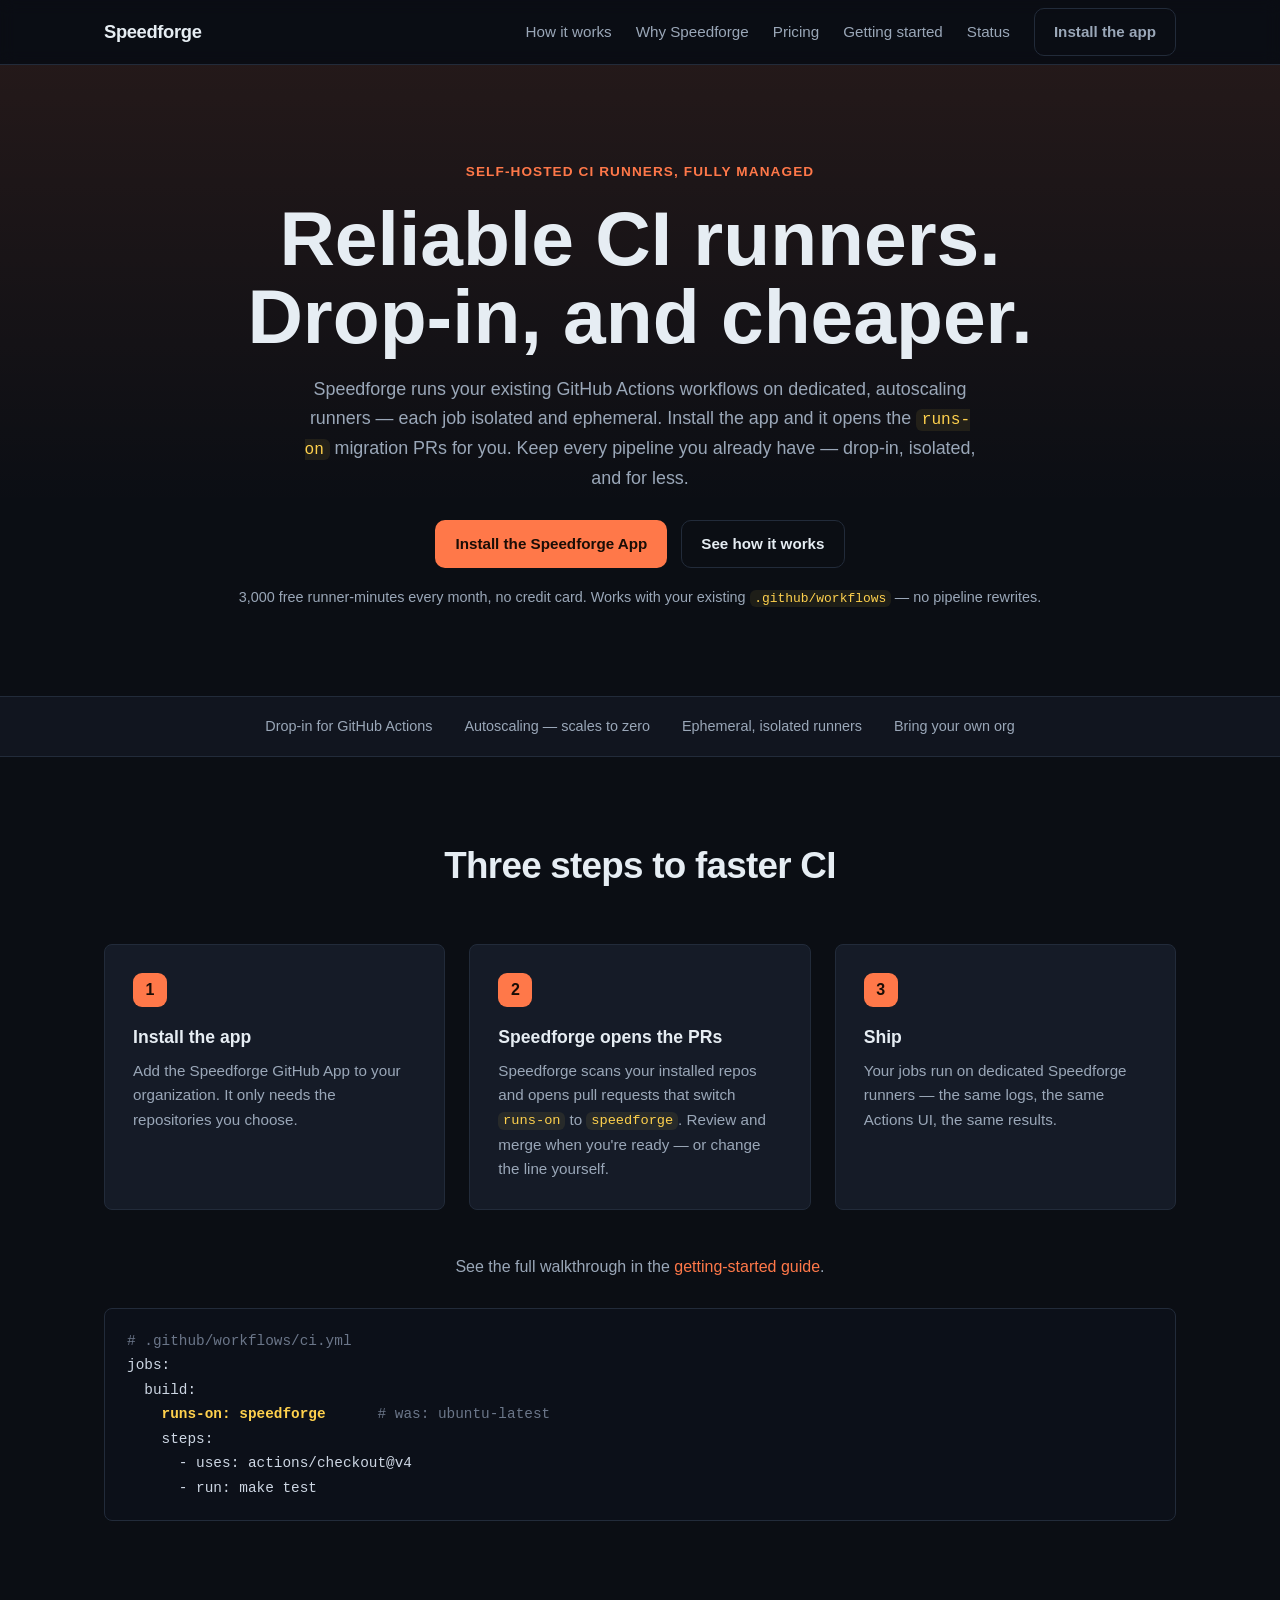
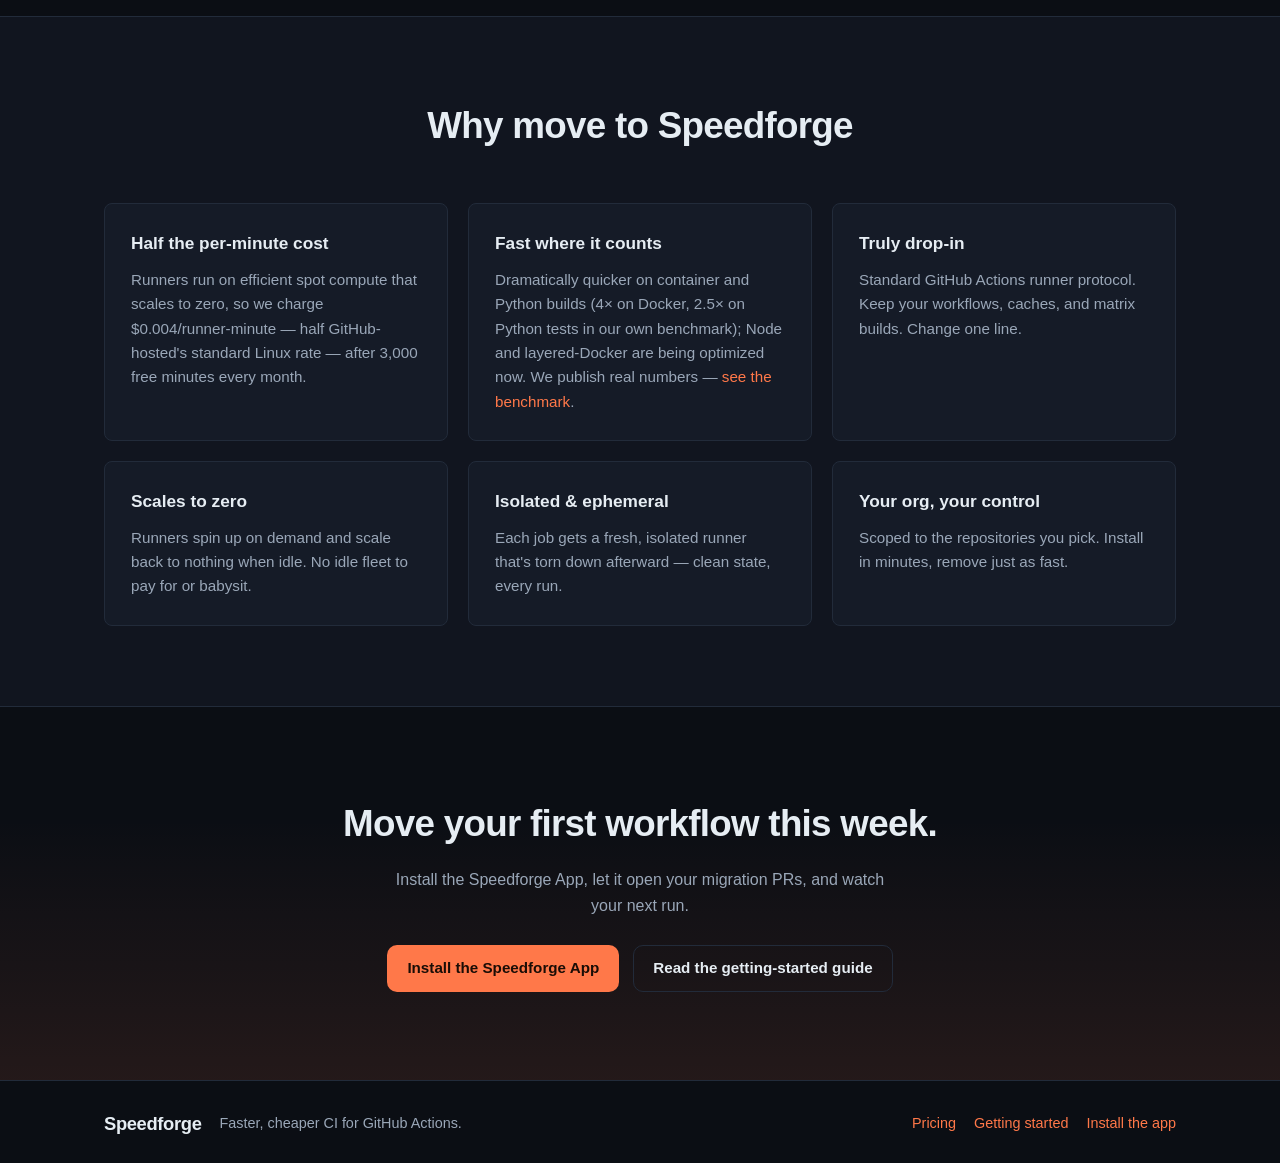
<file: index.html>
<!DOCTYPE html>
<html lang="en">
<head>
  <meta charset="utf-8" />
  <meta name="viewport" content="width=device-width, initial-scale=1" />
  <title>Speedforge — reliable, drop-in CI runners for GitHub Actions</title>
  <meta name="description" content="Speedforge runs your GitHub Actions on dedicated, autoscaling, isolated runners. Install the app and it opens the runs-on migration PRs for you — drop-in, faster, and cheaper." />
  <meta property="og:title" content="Speedforge — reliable, drop-in CI runners for GitHub Actions" />
  <meta property="og:description" content="Dedicated, autoscaling, isolated CI runners for GitHub Actions. Install the app, let it open your migration PRs, keep every pipeline." />
  <meta property="og:type" content="website" />
  <meta property="og:url" content="https://speedforge.dev" />
  <link rel="stylesheet" href="./style.css" />
</head>
<body>
  <header class="nav">
    <div class="wrap nav-inner">
      <a class="brand" href="/">Speedforge</a>
      <nav class="nav-links">
        <a href="#how">How it works</a>
        <a href="#why">Why Speedforge</a>
        <a href="/pricing.html">Pricing</a>
        <a href="/getting-started.html">Getting started</a>
        <a href="/status.html">Status</a>
        <a class="btn btn-ghost" href="https://github.com/apps/speedforge/installations/new">Install the app</a>
      </nav>
    </div>
  </header>

  <main>
    <section class="hero">
      <div class="wrap">
        <p class="eyebrow">Self-hosted CI runners, fully managed</p>
        <h1>Reliable CI runners.<br />Drop-in, and cheaper.</h1>
        <p class="lede">
          Speedforge runs your existing GitHub Actions workflows on dedicated,
          autoscaling runners — each job isolated and ephemeral. Install the app
          and it opens the <code>runs-on</code> migration PRs for you. Keep every
          pipeline you already have — drop-in, isolated, and for less.
        </p>
        <div class="cta-row">
          <a class="btn btn-primary" href="https://github.com/apps/speedforge/installations/new">Install the Speedforge App</a>
          <a class="btn btn-ghost" href="#how">See how it works</a>
        </div>
        <p class="subnote">3,000 free runner-minutes every month, no credit card. Works with your existing <code>.github/workflows</code> — no pipeline rewrites.</p>
      </div>
    </section>

    <section class="strip">
      <div class="wrap strip-inner">
        <span>Drop-in for GitHub Actions</span>
        <span>Autoscaling — scales to zero</span>
        <span>Ephemeral, isolated runners</span>
        <span>Bring your own org</span>
      </div>
    </section>

    <section id="how" class="section">
      <div class="wrap">
        <h2>Three steps to faster CI</h2>
        <div class="steps">
          <div class="step">
            <div class="num">1</div>
            <h3>Install the app</h3>
            <p>Add the Speedforge GitHub App to your organization. It only needs the repositories you choose.</p>
          </div>
          <div class="step">
            <div class="num">2</div>
            <h3>Speedforge opens the PRs</h3>
            <p>Speedforge scans your installed repos and opens pull requests that switch <code>runs-on</code> to <code>speedforge</code>. Review and merge when you're ready — or change the line yourself.</p>
          </div>
          <div class="step">
            <div class="num">3</div>
            <h3>Ship</h3>
            <p>Your jobs run on dedicated Speedforge runners — the same logs, the same Actions UI, the same results.</p>
          </div>
        </div>
        <p style="text-align:center;color:var(--muted);margin:0 0 28px">
          See the full walkthrough in the <a href="/getting-started.html" style="color:var(--accent)">getting-started guide</a>.
        </p>
        <pre class="code"><span class="c"># .github/workflows/ci.yml</span>
jobs:
  build:
    <span class="hl">runs-on: speedforge</span>      <span class="c"># was: ubuntu-latest</span>
    steps:
      - uses: actions/checkout@v4
      - run: make test</pre>
      </div>
    </section>

    <section id="why" class="section section-alt">
      <div class="wrap">
        <h2>Why move to Speedforge</h2>
        <div class="cards">
          <div class="card">
            <h3>Half the per-minute cost</h3>
            <p>Runners run on efficient spot compute that scales to zero, so we charge $0.004/runner-minute — half GitHub-hosted's standard Linux rate — after 3,000 free minutes every month.</p>
          </div>
          <div class="card">
            <h3>Fast where it counts</h3>
            <p>Dramatically quicker on container and Python builds (4× on Docker, 2.5× on Python tests in our own benchmark); Node and layered-Docker are being optimized now. We publish real numbers — <a href="/pricing.html#benchmarks" style="color:var(--accent)">see the benchmark</a>.</p>
          </div>
          <div class="card">
            <h3>Truly drop-in</h3>
            <p>Standard GitHub Actions runner protocol. Keep your workflows, caches, and matrix builds. Change one line.</p>
          </div>
          <div class="card">
            <h3>Scales to zero</h3>
            <p>Runners spin up on demand and scale back to nothing when idle. No idle fleet to pay for or babysit.</p>
          </div>
          <div class="card">
            <h3>Isolated &amp; ephemeral</h3>
            <p>Each job gets a fresh, isolated runner that's torn down afterward — clean state, every run.</p>
          </div>
          <div class="card">
            <h3>Your org, your control</h3>
            <p>Scoped to the repositories you pick. Install in minutes, remove just as fast.</p>
          </div>
        </div>
      </div>
    </section>

    <section class="cta">
      <div class="wrap cta-inner">
        <h2>Move your first workflow this week.</h2>
        <p>Install the Speedforge App, let it open your migration PRs, and watch your next run.</p>
        <div class="cta-row">
          <a class="btn btn-primary" href="https://github.com/apps/speedforge/installations/new">Install the Speedforge App</a>
          <a class="btn btn-ghost" href="/getting-started.html">Read the getting-started guide</a>
        </div>
      </div>
    </section>
  </main>

  <footer class="footer">
    <div class="wrap footer-inner">
      <span class="brand">Speedforge</span>
      <span class="muted">Faster, cheaper CI for GitHub Actions.</span>
      <a href="/pricing.html">Pricing</a>
      <a href="/getting-started.html">Getting started</a>
      <a href="https://github.com/apps/speedforge/installations/new">Install the app</a>
    </div>
  </footer>
</body>
</html>
</file>
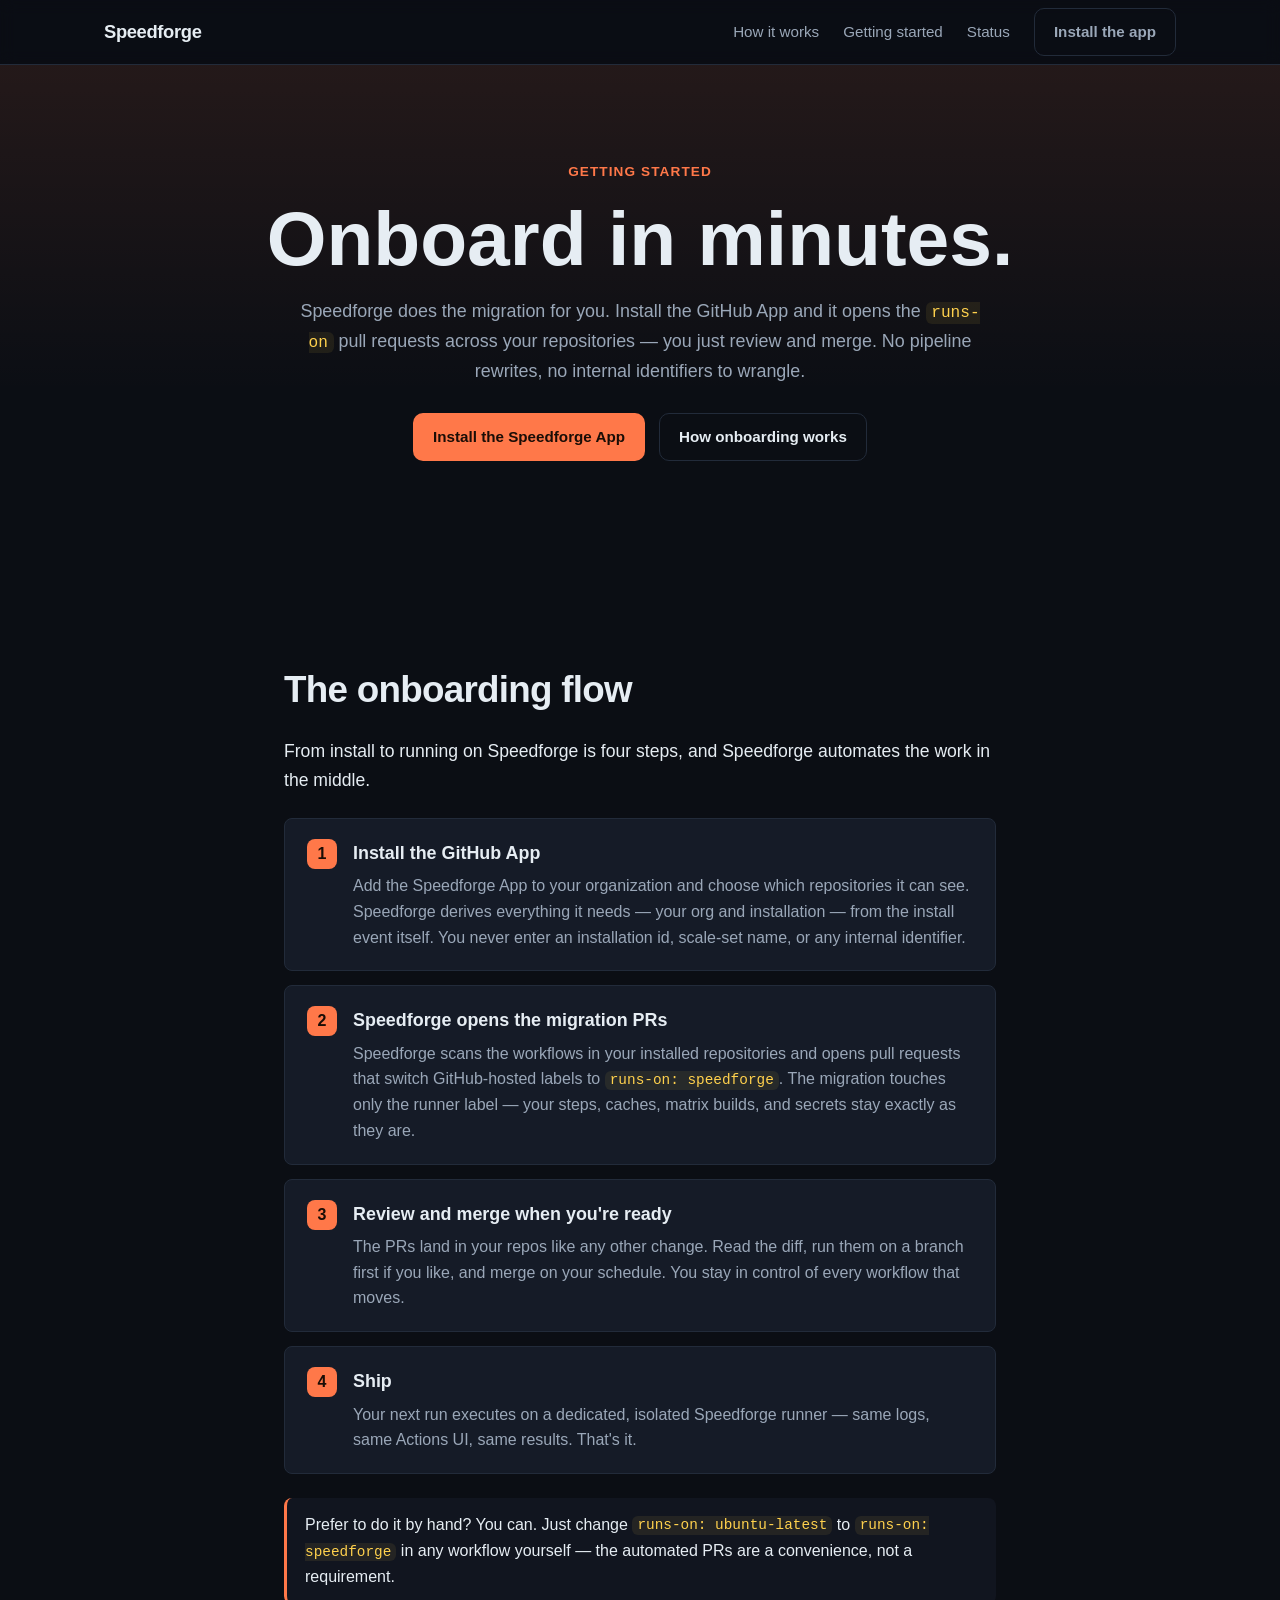
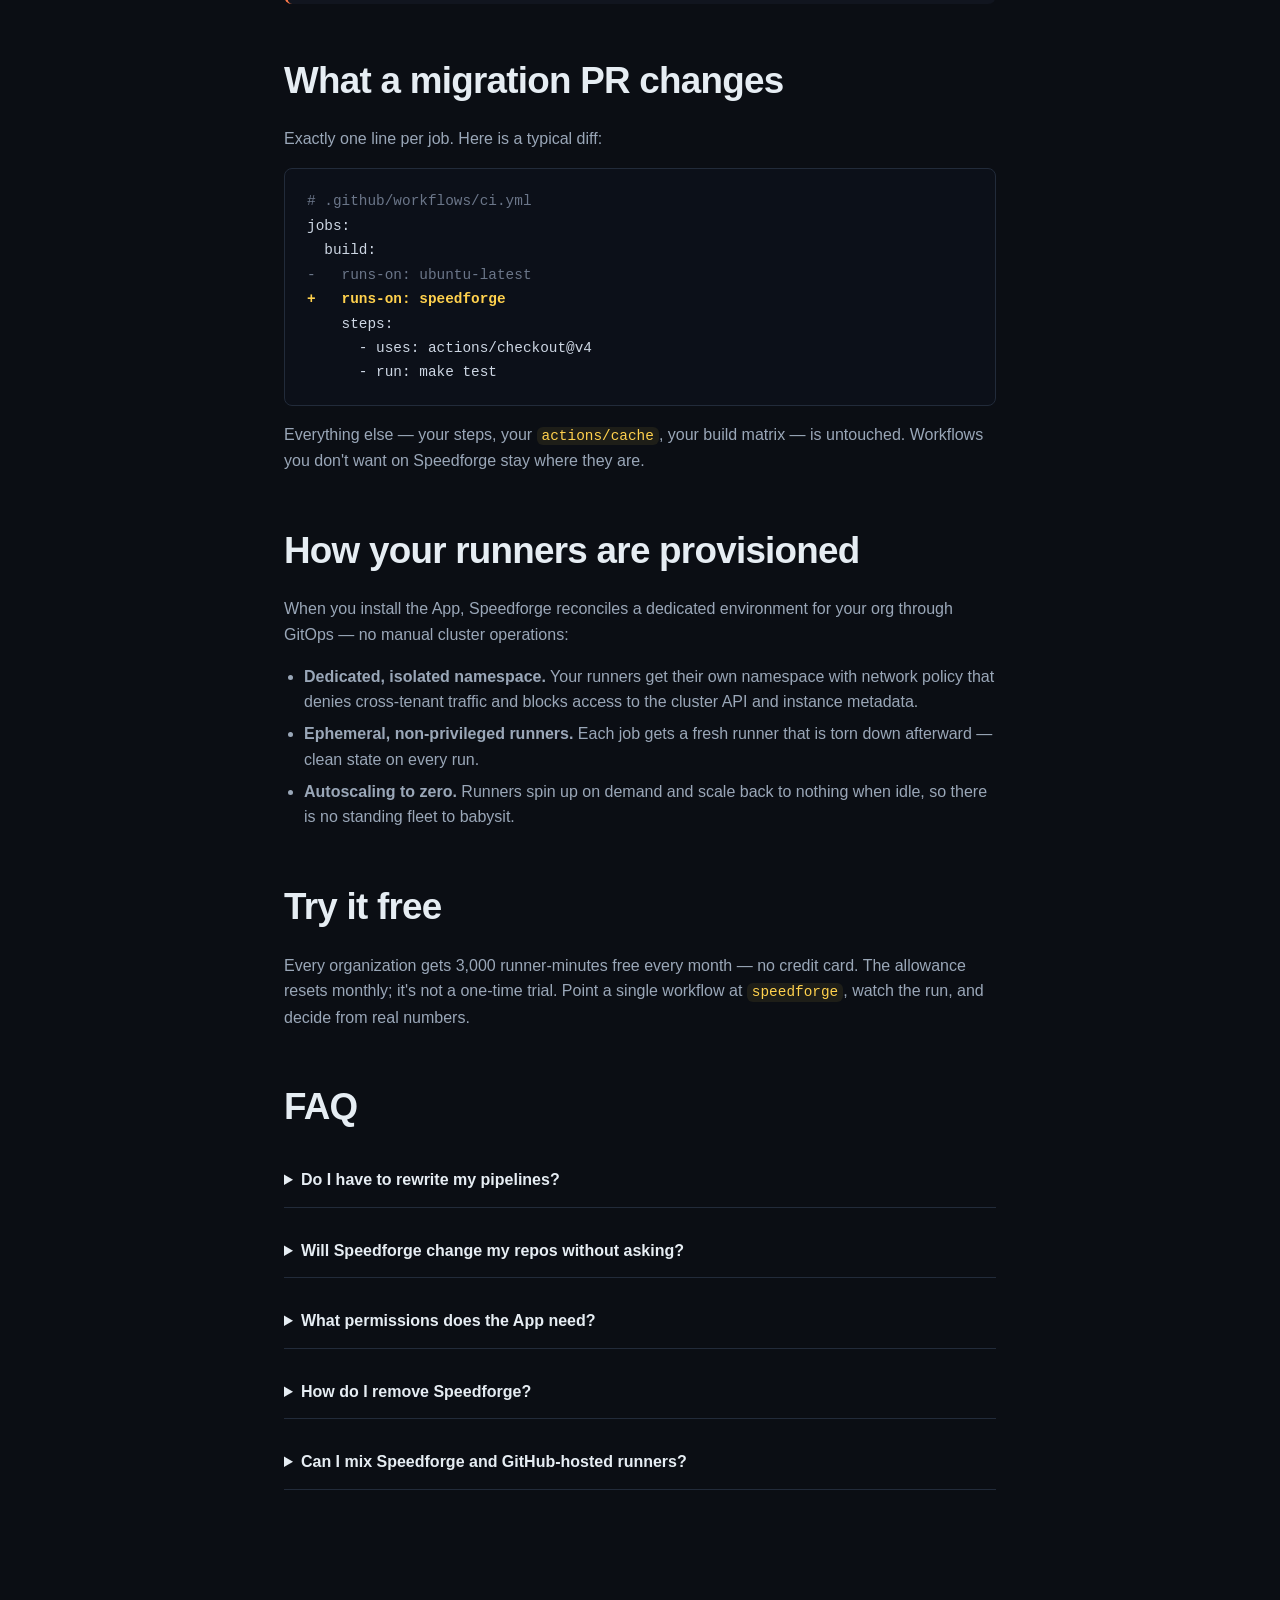
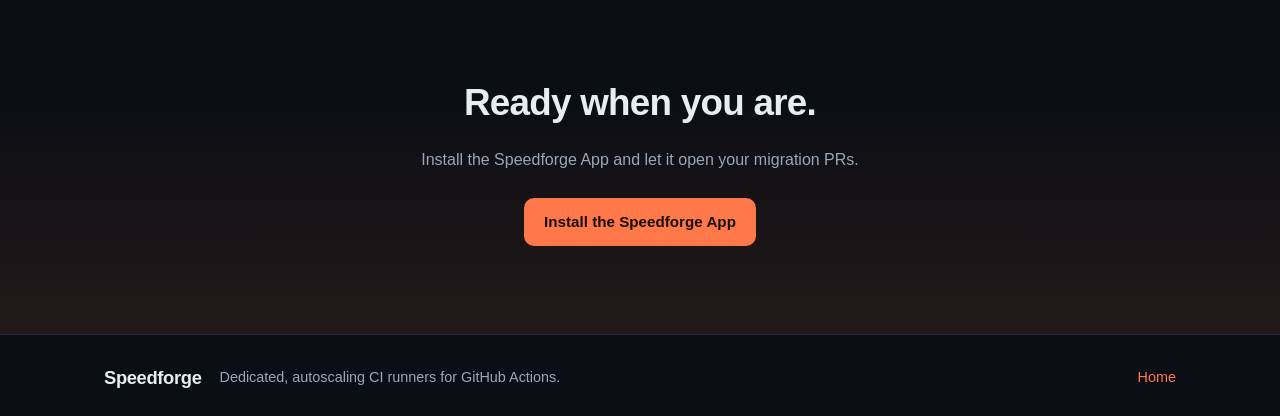
<file: getting-started.html>
<!DOCTYPE html>
<html lang="en">
<head>
  <meta charset="utf-8" />
  <meta name="viewport" content="width=device-width, initial-scale=1" />
  <title>Getting started — Speedforge</title>
  <meta name="description" content="Onboard to Speedforge in minutes: install the GitHub App, let Speedforge open the runs-on migration PRs for you, review, and merge. No pipeline rewrites." />
  <meta property="og:title" content="Getting started with Speedforge" />
  <meta property="og:description" content="Install the GitHub App and Speedforge auto-opens the runs-on migration PRs for your repos. Review, merge, ship." />
  <meta property="og:type" content="article" />
  <meta property="og:url" content="https://speedforge.dev/getting-started.html" />
  <link rel="stylesheet" href="./style.css" />
  <style>
    .doc{max-width:760px}
    .doc h2{text-align:left; margin:48px 0 16px}
    .doc h3{margin:28px 0 8px; font-size:1.12rem}
    .doc p,.doc li{color:var(--muted)}
    .doc ol,.doc ul{padding-left:1.25rem}
    .doc li{margin:.4rem 0}
    .doc .lead{color:var(--fg); font-size:1.1rem}
    .flow{display:grid; gap:14px; margin:24px 0}
    .flow-step{display:flex; gap:16px; align-items:flex-start; background:var(--panel); border:1px solid var(--border); border-radius:var(--radius); padding:20px 22px}
    .flow-step .num{flex:none; width:30px; height:30px; border-radius:8px; background:var(--accent); color:#1a0d06; font-weight:700; display:flex; align-items:center; justify-content:center}
    .flow-step h3{margin:0 0 6px; color:var(--fg)}
    .flow-step p{margin:0}
    .note{border-left:3px solid var(--accent); background:var(--bg-alt); padding:14px 18px; border-radius:8px; margin:20px 0}
    .note p{margin:0; color:var(--fg)}
    .faq{margin:16px 0}
    .faq summary{cursor:pointer; color:var(--fg); font-weight:600; padding:14px 0; border-bottom:1px solid var(--border)}
    .faq p{margin:12px 0 4px}
  </style>
</head>
<body>
  <header class="nav">
    <div class="wrap nav-inner">
      <a class="brand" href="/">Speedforge</a>
      <nav class="nav-links">
        <a href="/#how">How it works</a>
        <a href="/getting-started.html">Getting started</a>
        <a href="/status.html">Status</a>
        <a class="btn btn-ghost" href="https://github.com/apps/speedforge/installations/new">Install the app</a>
      </nav>
    </div>
  </header>

  <main>
    <section class="hero">
      <div class="wrap">
        <p class="eyebrow">Getting started</p>
        <h1>Onboard in minutes.</h1>
        <p class="lede">
          Speedforge does the migration for you. Install the GitHub App and it
          opens the <code>runs-on</code> pull requests across your repositories —
          you just review and merge. No pipeline rewrites, no internal
          identifiers to wrangle.
        </p>
        <div class="cta-row">
          <a class="btn btn-primary" href="https://github.com/apps/speedforge/installations/new">Install the Speedforge App</a>
          <a class="btn btn-ghost" href="#how-onboarding">How onboarding works</a>
        </div>
      </div>
    </section>

    <section class="section">
      <div class="wrap doc">
        <h2 id="how-onboarding">The onboarding flow</h2>
        <p class="lead">From install to running on Speedforge is four steps, and Speedforge automates the work in the middle.</p>

        <div class="flow">
          <div class="flow-step">
            <div class="num">1</div>
            <div>
              <h3>Install the GitHub App</h3>
              <p>Add the Speedforge App to your organization and choose which repositories it can see. Speedforge derives everything it needs — your org and installation — from the install event itself. You never enter an installation id, scale-set name, or any internal identifier.</p>
            </div>
          </div>
          <div class="flow-step">
            <div class="num">2</div>
            <div>
              <h3>Speedforge opens the migration PRs</h3>
              <p>Speedforge scans the workflows in your installed repositories and opens pull requests that switch GitHub-hosted labels to <code>runs-on: speedforge</code>. The migration touches only the runner label — your steps, caches, matrix builds, and secrets stay exactly as they are.</p>
            </div>
          </div>
          <div class="flow-step">
            <div class="num">3</div>
            <div>
              <h3>Review and merge when you're ready</h3>
              <p>The PRs land in your repos like any other change. Read the diff, run them on a branch first if you like, and merge on your schedule. You stay in control of every workflow that moves.</p>
            </div>
          </div>
          <div class="flow-step">
            <div class="num">4</div>
            <div>
              <h3>Ship</h3>
              <p>Your next run executes on a dedicated, isolated Speedforge runner — same logs, same Actions UI, same results. That's it.</p>
            </div>
          </div>
        </div>

        <div class="note">
          <p>Prefer to do it by hand? You can. Just change <code>runs-on: ubuntu-latest</code> to <code>runs-on: speedforge</code> in any workflow yourself — the automated PRs are a convenience, not a requirement.</p>
        </div>

        <h2>What a migration PR changes</h2>
        <p>Exactly one line per job. Here is a typical diff:</p>
        <pre class="code"><span class="c"># .github/workflows/ci.yml</span>
jobs:
  build:
<span class="c">-   runs-on: ubuntu-latest</span>
<span class="hl">+   runs-on: speedforge</span>
    steps:
      - uses: actions/checkout@v4
      - run: make test</pre>
        <p>Everything else — your steps, your <code>actions/cache</code>, your build matrix — is untouched. Workflows you don't want on Speedforge stay where they are.</p>

        <h2>How your runners are provisioned</h2>
        <p>When you install the App, Speedforge reconciles a dedicated environment for your org through GitOps — no manual cluster operations:</p>
        <ul>
          <li><strong>Dedicated, isolated namespace.</strong> Your runners get their own namespace with network policy that denies cross-tenant traffic and blocks access to the cluster API and instance metadata.</li>
          <li><strong>Ephemeral, non-privileged runners.</strong> Each job gets a fresh runner that is torn down afterward — clean state on every run.</li>
          <li><strong>Autoscaling to zero.</strong> Runners spin up on demand and scale back to nothing when idle, so there is no standing fleet to babysit.</li>
        </ul>

        <h2>Try it free</h2>
        <p>Every organization gets 3,000 runner-minutes free every month — no credit card. The allowance resets monthly; it's not a one-time trial. Point a single workflow at <code>speedforge</code>, watch the run, and decide from real numbers.</p>

        <h2>FAQ</h2>
        <details class="faq">
          <summary>Do I have to rewrite my pipelines?</summary>
          <p>No. Speedforge speaks the standard GitHub Actions runner protocol. The only change is the <code>runs-on</code> label; your steps, caches, and matrix builds carry over unchanged.</p>
        </details>
        <details class="faq">
          <summary>Will Speedforge change my repos without asking?</summary>
          <p>No. The migration arrives as ordinary pull requests. Nothing moves to Speedforge until you review and merge them.</p>
        </details>
        <details class="faq">
          <summary>What permissions does the App need?</summary>
          <p>Only the repositories you select. To open the migration PRs it needs write access to contents, workflows, and pull requests on those repos — and nothing on repositories you don't choose.</p>
        </details>
        <details class="faq">
          <summary>How do I remove Speedforge?</summary>
          <p>Uninstall the GitHub App and revert the <code>runs-on</code> lines (or merge the revert). Speedforge tears down your dedicated environment automatically when the App is removed.</p>
        </details>
        <details class="faq">
          <summary>Can I mix Speedforge and GitHub-hosted runners?</summary>
          <p>Yes. Move the workflows you want and leave the rest. Migration is per-workflow and fully reversible.</p>
        </details>
      </div>
    </section>

    <section class="cta">
      <div class="wrap cta-inner">
        <h2>Ready when you are.</h2>
        <p>Install the Speedforge App and let it open your migration PRs.</p>
        <a class="btn btn-primary" href="https://github.com/apps/speedforge/installations/new">Install the Speedforge App</a>
      </div>
    </section>
  </main>

  <footer class="footer">
    <div class="wrap footer-inner">
      <span class="brand">Speedforge</span>
      <span class="muted">Dedicated, autoscaling CI runners for GitHub Actions.</span>
      <a href="/">Home</a>
    </div>
  </footer>
</body>
</html>
</file>
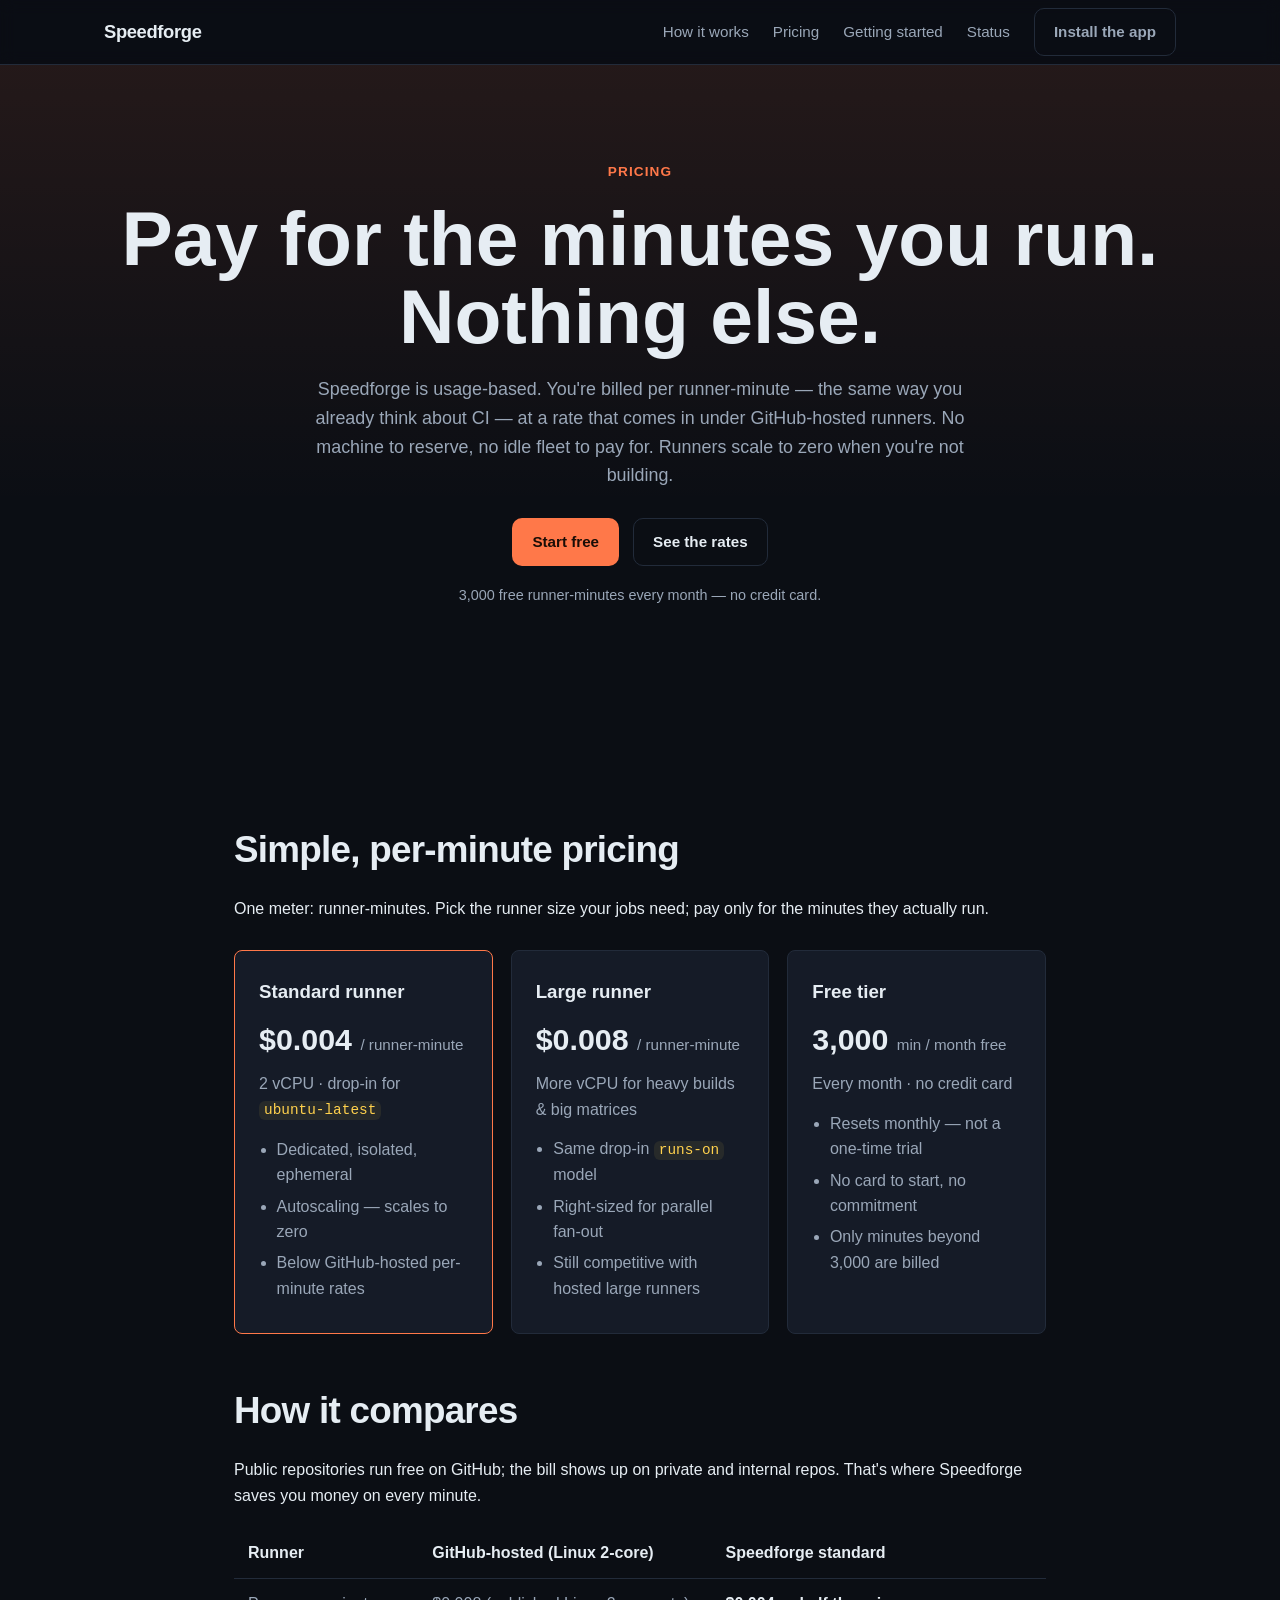
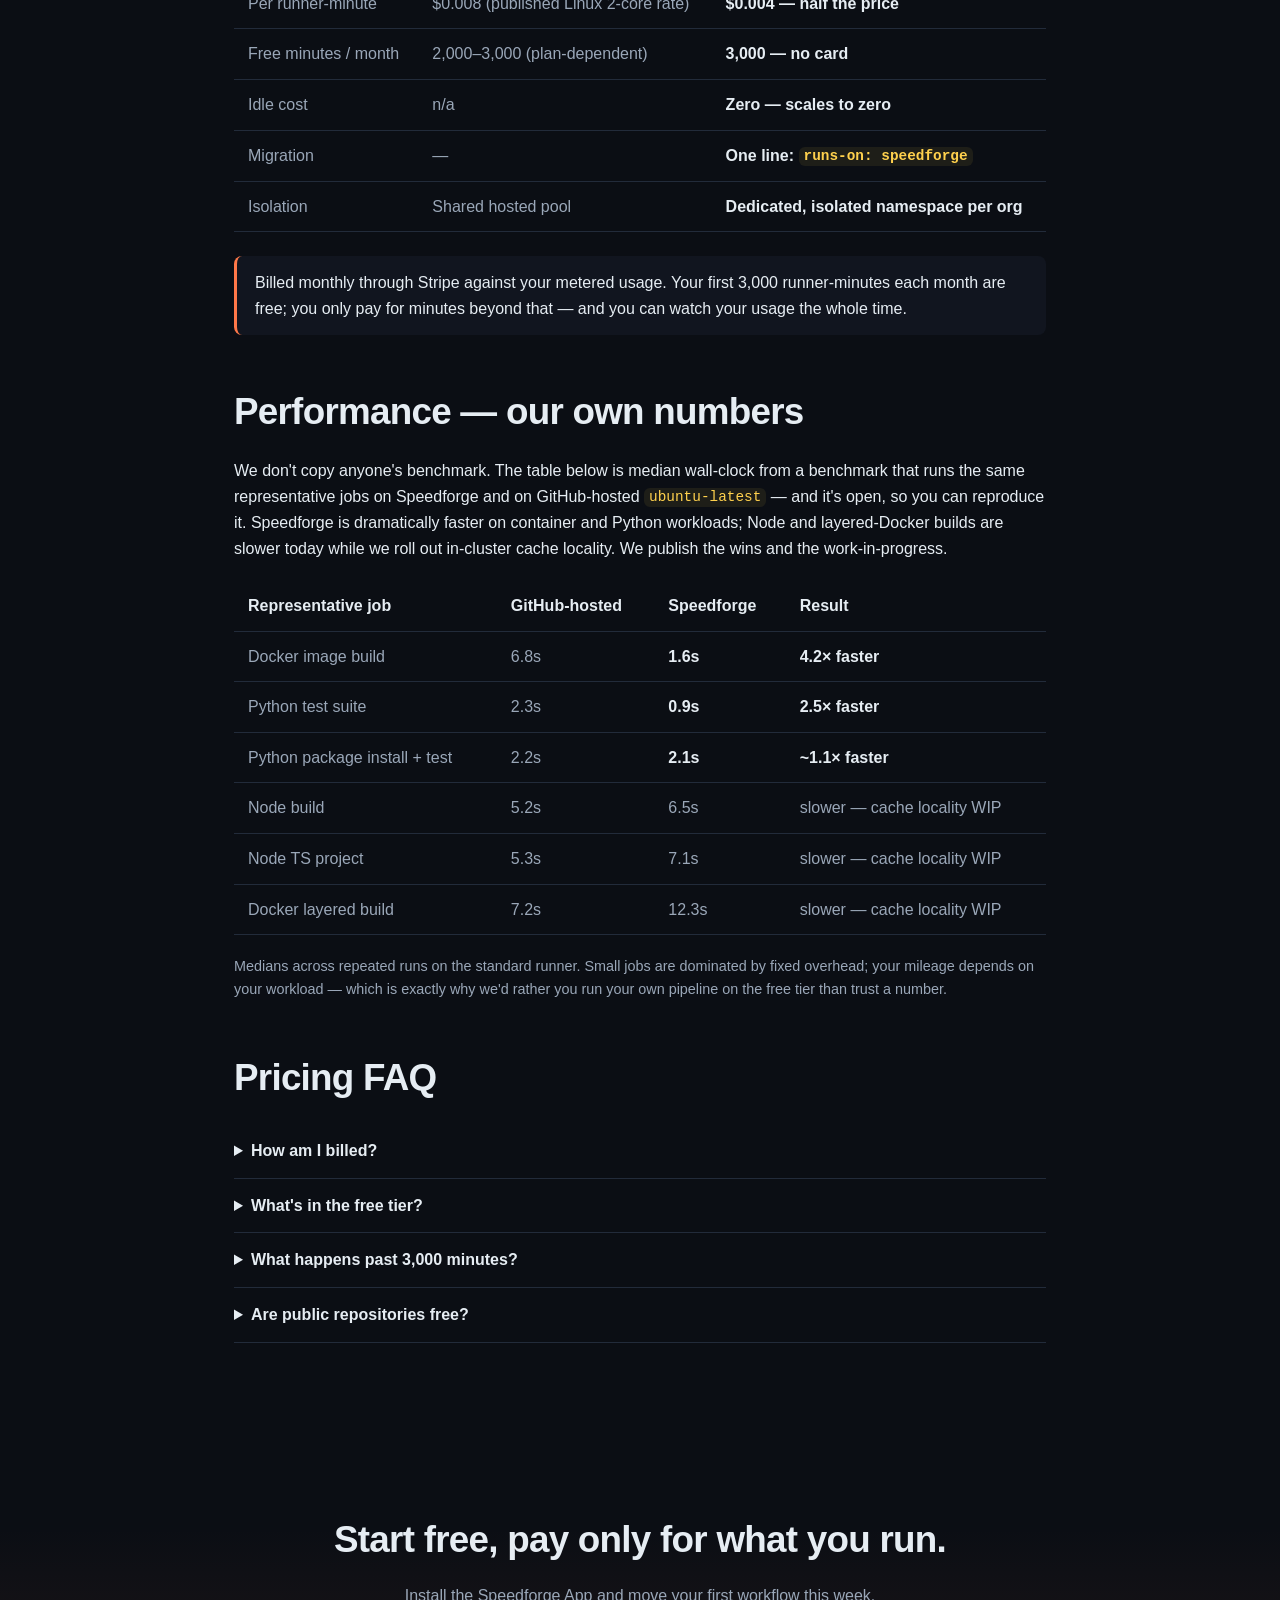
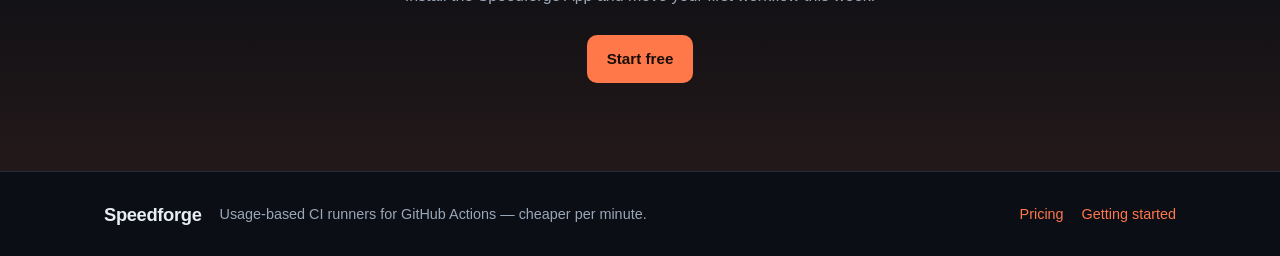
<file: pricing.html>
<!DOCTYPE html>
<html lang="en">
<head>
  <meta charset="utf-8" />
  <meta name="viewport" content="width=device-width, initial-scale=1" />
  <title>Pricing — Speedforge</title>
  <meta name="description" content="Speedforge is usage-based CI: 3,000 free runner-minutes every month (no credit card), then $0.004/min — half of GitHub-hosted's standard Linux rate. Drop-in for GitHub Actions." />
  <meta property="og:title" content="Speedforge pricing — 3,000 free minutes/month, then $0.004/min" />
  <meta property="og:description" content="Usage-based CI runners. 3,000 free runner-minutes/month, no card. Then $0.004/min — half GitHub-hosted's standard Linux rate. Drop-in runs-on." />
  <meta property="og:type" content="website" />
  <meta property="og:url" content="https://speedforge.dev/pricing.html" />
  <link rel="stylesheet" href="./style.css" />
  <style>
    .doc{max-width:860px}
    .doc h2{text-align:left; margin:48px 0 16px}
    .price-cards{display:grid; grid-template-columns:repeat(auto-fit,minmax(240px,1fr)); gap:18px; margin:28px 0}
    .price-card{background:var(--panel); border:1px solid var(--border); border-radius:var(--radius); padding:26px 24px}
    .price-card.featured{border-color:var(--accent)}
    .price-card h3{margin:0 0 6px; color:var(--fg)}
    .price-card .rate{font-size:1.9rem; font-weight:800; color:var(--fg); margin:8px 0}
    .price-card .rate small{font-size:.95rem; font-weight:500; color:var(--muted)}
    .price-card .sub{color:var(--muted); margin:0 0 14px}
    .price-card ul{margin:14px 0 0; padding-left:1.1rem}
    .price-card li{color:var(--muted); margin:.35rem 0}
    .compare{width:100%; border-collapse:collapse; margin:20px 0}
    .compare th,.compare td{text-align:left; padding:12px 14px; border-bottom:1px solid var(--border)}
    .compare th{color:var(--fg)}
    .compare td{color:var(--muted)}
    .compare .you{color:var(--fg); font-weight:600}
    .note{border-left:3px solid var(--accent); background:var(--bg-alt); padding:14px 18px; border-radius:8px; margin:24px 0}
    .note p{margin:0; color:var(--fg)}
    .faq summary{cursor:pointer; color:var(--fg); font-weight:600; padding:14px 0; border-bottom:1px solid var(--border)}
    .faq p{margin:12px 0 4px; color:var(--muted)}
  </style>
</head>
<body>
  <header class="nav">
    <div class="wrap nav-inner">
      <a class="brand" href="/">Speedforge</a>
      <nav class="nav-links">
        <a href="/#how">How it works</a>
        <a href="/pricing.html">Pricing</a>
        <a href="/getting-started.html">Getting started</a>
        <a href="/status.html">Status</a>
        <a class="btn btn-ghost" href="https://github.com/apps/speedforge/installations/new">Install the app</a>
      </nav>
    </div>
  </header>

  <main>
    <section class="hero">
      <div class="wrap">
        <p class="eyebrow">Pricing</p>
        <h1>Pay for the minutes you run.<br />Nothing else.</h1>
        <p class="lede">
          Speedforge is usage-based. You're billed per runner-minute — the same
          way you already think about CI — at a rate that comes in under
          GitHub-hosted runners. No machine to reserve, no idle fleet to pay for.
          Runners scale to zero when you're not building.
        </p>
        <div class="cta-row">
          <a class="btn btn-primary" href="https://github.com/apps/speedforge/installations/new">Start free</a>
          <a class="btn btn-ghost" href="#plans">See the rates</a>
        </div>
        <p class="subnote">3,000 free runner-minutes every month — no credit card.</p>
      </div>
    </section>

    <section class="section">
      <div class="wrap doc">
        <h2 id="plans">Simple, per-minute pricing</h2>
        <p class="lead">One meter: runner-minutes. Pick the runner size your jobs need; pay only for the minutes they actually run.</p>

        <div class="price-cards">
          <div class="price-card featured">
            <h3>Standard runner</h3>
            <div class="rate">$0.004 <small>/ runner-minute</small></div>
            <p class="sub">2 vCPU · drop-in for <code>ubuntu-latest</code></p>
            <ul>
              <li>Dedicated, isolated, ephemeral</li>
              <li>Autoscaling — scales to zero</li>
              <li>Below GitHub-hosted per-minute rates</li>
            </ul>
          </div>
          <div class="price-card">
            <h3>Large runner</h3>
            <div class="rate">$0.008 <small>/ runner-minute</small></div>
            <p class="sub">More vCPU for heavy builds &amp; big matrices</p>
            <ul>
              <li>Same drop-in <code>runs-on</code> model</li>
              <li>Right-sized for parallel fan-out</li>
              <li>Still competitive with hosted large runners</li>
            </ul>
          </div>
          <div class="price-card">
            <h3>Free tier</h3>
            <div class="rate">3,000 <small>min / month free</small></div>
            <p class="sub">Every month · no credit card</p>
            <ul>
              <li>Resets monthly — not a one-time trial</li>
              <li>No card to start, no commitment</li>
              <li>Only minutes beyond 3,000 are billed</li>
            </ul>
          </div>
        </div>

        <h2>How it compares</h2>
        <p>Public repositories run free on GitHub; the bill shows up on private and internal repos. That's where Speedforge saves you money on every minute.</p>
        <table class="compare">
          <thead>
            <tr><th>Runner</th><th>GitHub-hosted (Linux 2-core)</th><th class="you">Speedforge standard</th></tr>
          </thead>
          <tbody>
            <tr><td>Per runner-minute</td><td>$0.008 (published Linux 2-core rate)</td><td class="you">$0.004 — half the price</td></tr>
            <tr><td>Free minutes / month</td><td>2,000–3,000 (plan-dependent)</td><td class="you">3,000 — no card</td></tr>
            <tr><td>Idle cost</td><td>n/a</td><td class="you">Zero — scales to zero</td></tr>
            <tr><td>Migration</td><td>—</td><td class="you">One line: <code>runs-on: speedforge</code></td></tr>
            <tr><td>Isolation</td><td>Shared hosted pool</td><td class="you">Dedicated, isolated namespace per org</td></tr>
          </tbody>
        </table>

        <div class="note">
          <p>Billed monthly through Stripe against your metered usage. Your first 3,000 runner-minutes each month are free; you only pay for minutes beyond that — and you can watch your usage the whole time.</p>
        </div>

        <h2 id="benchmarks">Performance — our own numbers</h2>
        <p>We don't copy anyone's benchmark. The table below is median wall-clock
        from a benchmark that runs the same representative jobs on Speedforge and
        on GitHub-hosted <code>ubuntu-latest</code> — and it's open, so you can
        reproduce it. Speedforge is dramatically faster on container and Python
        workloads; Node and layered-Docker builds are slower today while we roll
        out in-cluster cache locality. We publish the wins and the work-in-progress.</p>
        <table class="compare">
          <thead>
            <tr><th>Representative job</th><th>GitHub-hosted</th><th class="you">Speedforge</th><th>Result</th></tr>
          </thead>
          <tbody>
            <tr><td>Docker image build</td><td>6.8s</td><td class="you">1.6s</td><td class="you">4.2× faster</td></tr>
            <tr><td>Python test suite</td><td>2.3s</td><td class="you">0.9s</td><td class="you">2.5× faster</td></tr>
            <tr><td>Python package install + test</td><td>2.2s</td><td class="you">2.1s</td><td class="you">~1.1× faster</td></tr>
            <tr><td>Node build</td><td>5.2s</td><td>6.5s</td><td>slower — cache locality WIP</td></tr>
            <tr><td>Node TS project</td><td>5.3s</td><td>7.1s</td><td>slower — cache locality WIP</td></tr>
            <tr><td>Docker layered build</td><td>7.2s</td><td>12.3s</td><td>slower — cache locality WIP</td></tr>
          </tbody>
        </table>
        <p class="subnote">Medians across repeated runs on the standard runner. Small jobs are dominated by fixed overhead; your mileage depends on your workload — which is exactly why we'd rather you run your own pipeline on the free tier than trust a number.</p>

        <h2>Pricing FAQ</h2>
        <details class="faq">
          <summary>How am I billed?</summary>
          <p>Per runner-minute, metered as your jobs run, invoiced monthly through Stripe. No reserved capacity, no minimums beyond what you use.</p>
        </details>
        <details class="faq">
          <summary>What's in the free tier?</summary>
          <p>Every organization gets 3,000 runner-minutes free each month — no credit card. The allowance resets monthly; it's not a one-time trial. Point a workflow at <code>speedforge</code> and decide from your own numbers.</p>
        </details>
        <details class="faq">
          <summary>What happens past 3,000 minutes?</summary>
          <p>Minutes beyond your monthly free allowance are billed per runner-minute ($0.004 standard / $0.008 large) through Stripe. Add a payment method to keep running past the free tier; nothing changes in your workflows, only the meter starts counting paid minutes.</p>
        </details>
        <details class="faq">
          <summary>Are public repositories free?</summary>
          <p>Public-repo CI is free on GitHub-hosted runners, so Speedforge is aimed at private and internal repos where minutes are billed — that's where we're cheaper.</p>
        </details>
      </div>
    </section>

    <section class="cta">
      <div class="wrap cta-inner">
        <h2>Start free, pay only for what you run.</h2>
        <p>Install the Speedforge App and move your first workflow this week.</p>
        <a class="btn btn-primary" href="https://github.com/apps/speedforge/installations/new">Start free</a>
      </div>
    </section>
  </main>

  <footer class="footer">
    <div class="wrap footer-inner">
      <span class="brand">Speedforge</span>
      <span class="muted">Usage-based CI runners for GitHub Actions — cheaper per minute.</span>
      <a href="/pricing.html">Pricing</a>
      <a href="/getting-started.html">Getting started</a>
    </div>
  </footer>
</body>
</html>
</file>
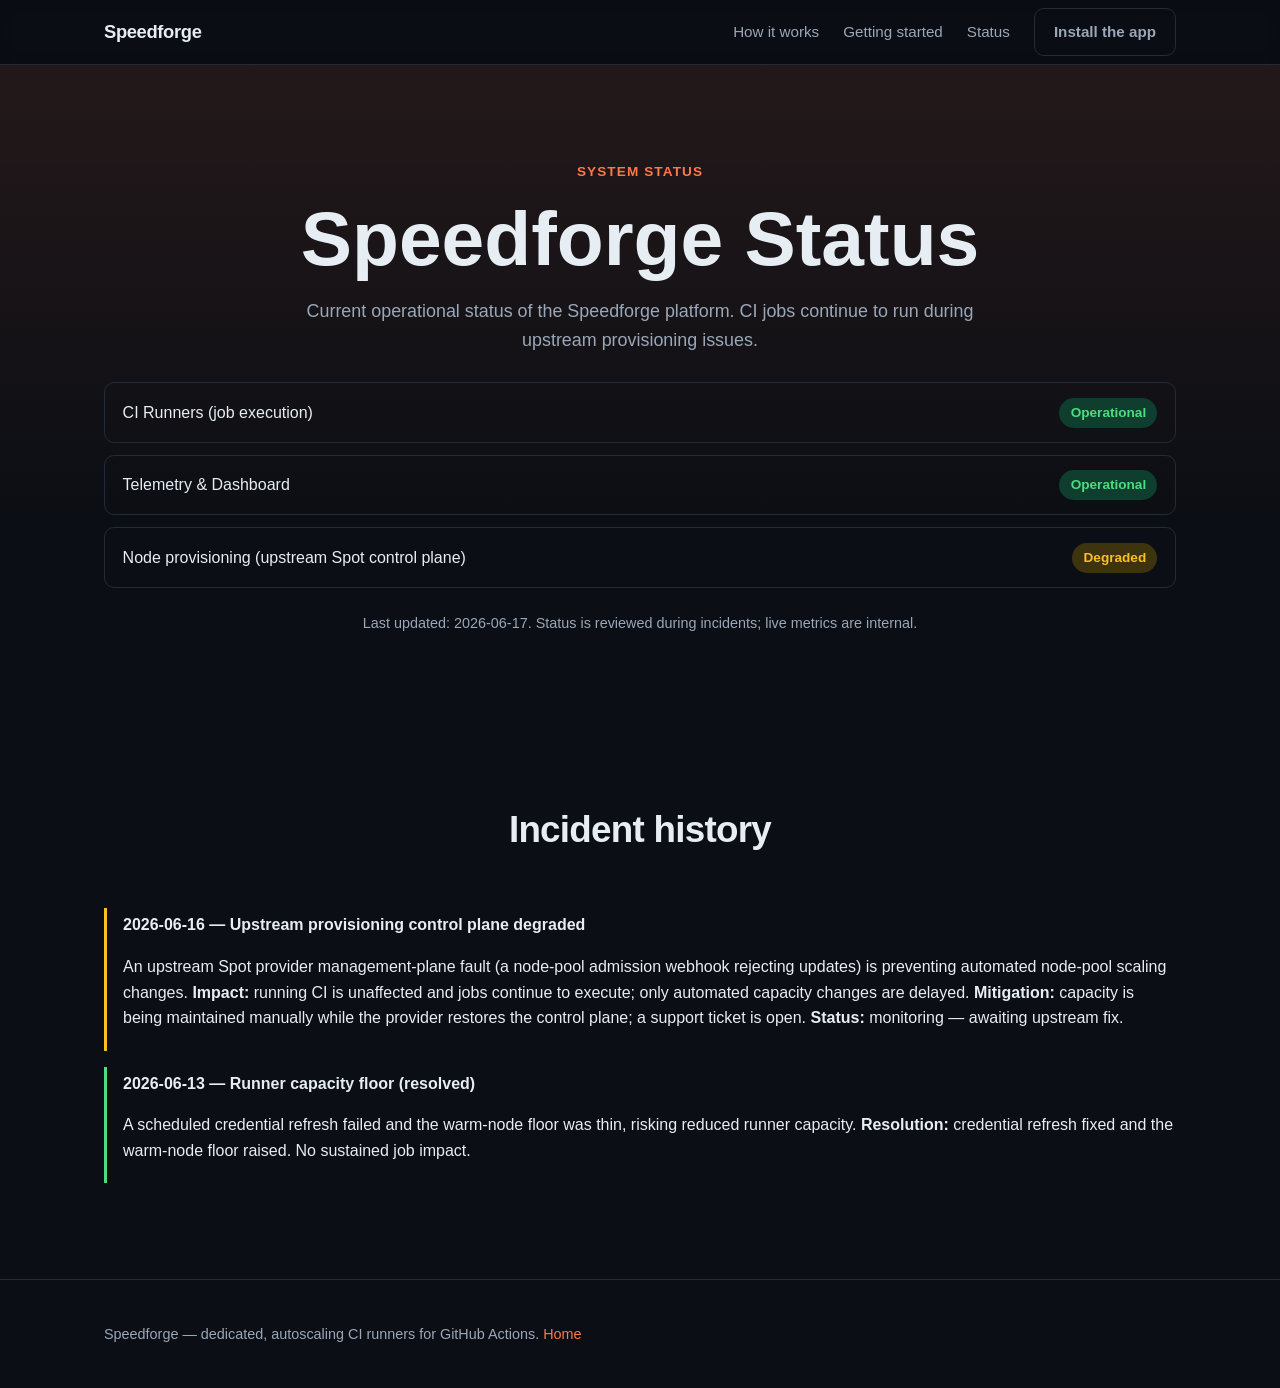
<file: status.html>
<!DOCTYPE html>
<html lang="en">
<head>
  <meta charset="utf-8" />
  <meta name="viewport" content="width=device-width, initial-scale=1" />
  <title>Speedforge Status</title>
  <meta name="description" content="Current operational status of Speedforge CI runners, telemetry, and provisioning." />
  <link rel="stylesheet" href="./style.css" />
  <style>
    .status-grid { display: grid; gap: .75rem; margin: 1.5rem 0; }
    .status-row { display: flex; justify-content: space-between; align-items: center;
      padding: .9rem 1.1rem; border: 1px solid var(--border, #2a2a35); border-radius: 10px; }
    .badge { font-size: .85rem; font-weight: 600; padding: .25rem .7rem; border-radius: 999px; }
    .ok { background: #0f3d2e; color: #4ade80; }
    .degraded { background: #3d340f; color: #fbbf24; }
    .down { background: #3d0f0f; color: #f87171; }
    .incident { border-left: 3px solid #fbbf24; padding: .25rem 0 .25rem 1rem; margin: 1rem 0; }
    .incident.resolved { border-left-color: #4ade80; }
    .muted { color: var(--muted, #9aa0aa); font-size: .9rem; }
  </style>
</head>
<body>
  <header class="nav">
    <div class="wrap nav-inner">
      <a class="brand" href="/">Speedforge</a>
      <nav class="nav-links">
        <a href="/#how">How it works</a>
        <a href="/getting-started.html">Getting started</a>
        <a href="/status.html">Status</a>
        <a class="btn btn-ghost" href="https://github.com/apps/speedforge/installations/new">Install the app</a>
      </nav>
    </div>
  </header>

  <main>
    <section class="hero">
      <div class="wrap">
        <p class="eyebrow">System status</p>
        <h1>Speedforge Status</h1>
        <p class="lede">Current operational status of the Speedforge platform. CI jobs continue to run during upstream provisioning issues.</p>

        <div class="status-grid">
          <div class="status-row"><span>CI Runners (job execution)</span><span class="badge ok">Operational</span></div>
          <div class="status-row"><span>Telemetry &amp; Dashboard</span><span class="badge ok">Operational</span></div>
          <div class="status-row"><span>Node provisioning (upstream Spot control plane)</span><span class="badge degraded">Degraded</span></div>
        </div>
        <p class="muted">Last updated: 2026-06-17. Status is reviewed during incidents; live metrics are internal.</p>
      </div>
    </section>

    <section class="section">
      <div class="wrap">
        <h2>Incident history</h2>

        <div class="incident">
          <strong>2026-06-16 — Upstream provisioning control plane degraded</strong>
          <p>An upstream Spot provider management-plane fault (a node-pool admission webhook rejecting updates) is preventing automated node-pool scaling changes. <strong>Impact:</strong> running CI is unaffected and jobs continue to execute; only automated capacity changes are delayed. <strong>Mitigation:</strong> capacity is being maintained manually while the provider restores the control plane; a support ticket is open. <strong>Status:</strong> monitoring — awaiting upstream fix.</p>
        </div>

        <div class="incident resolved">
          <strong>2026-06-13 — Runner capacity floor (resolved)</strong>
          <p>A scheduled credential refresh failed and the warm-node floor was thin, risking reduced runner capacity. <strong>Resolution:</strong> credential refresh fixed and the warm-node floor raised. No sustained job impact.</p>
        </div>
      </div>
    </section>
  </main>

  <footer class="footer">
    <div class="wrap">
      <p class="muted">Speedforge — dedicated, autoscaling CI runners for GitHub Actions. <a href="/">Home</a></p>
    </div>
  </footer>
</body>
</html>
</file>
<file: style.css>
:root{
  --bg:#0b0e14; --bg-alt:#11151f; --panel:#151b27; --border:#222b3a;
  --fg:#e6edf3; --muted:#9aa7b8; --accent:#ff7849; --accent-2:#ffd14d;
  --radius:8px; --maxw:1120px;
}
*{box-sizing:border-box}
html{scroll-behavior:smooth}
body{
  margin:0; background:var(--bg); color:var(--fg);
  font:16px/1.6 -apple-system,BlinkMacSystemFont,"Segoe UI",Roboto,Helvetica,Arial,sans-serif;
  -webkit-font-smoothing:antialiased;
}
.wrap{max-width:var(--maxw); margin:0 auto; padding:0 24px}
a{color:inherit; text-decoration:none}
code{font-family:ui-monospace,SFMono-Regular,Menlo,Consolas,monospace; font-size:.9em; color:var(--accent-2); background:rgba(255,209,77,.08); padding:.1em .35em; border-radius:6px}

/* nav */
.nav{position:sticky; top:0; z-index:10; background:rgba(11,14,20,.85); backdrop-filter:blur(8px); border-bottom:1px solid var(--border)}
.nav-inner{display:flex; align-items:center; justify-content:space-between; height:64px}
.brand{font-weight:700; letter-spacing:-.02em; font-size:1.15rem}
.nav-links{display:flex; align-items:center; gap:24px}
.nav-links a{color:var(--muted); font-size:.95rem}
.nav-links a:hover{color:var(--fg)}

/* buttons */
.btn{display:inline-block; padding:.7em 1.25em; border-radius:10px; font-weight:600; font-size:.95rem; transition:.15s; border:1px solid transparent}
.btn-primary{background:var(--accent); color:#1a0d06}
.btn-primary:hover{background:#ff8d63}
.btn-ghost{border-color:var(--border); color:var(--fg)}
.btn-ghost:hover{border-color:#3a475c; background:var(--panel)}

/* hero */
.hero{padding:96px 0 72px; text-align:center; background:linear-gradient(180deg, rgba(255,120,73,.10), rgba(11,14,20,0) 70%)}
.hero-split{text-align:left}
.hero-grid{display:grid; grid-template-columns:minmax(0,1.05fr) minmax(360px,.95fr); gap:42px; align-items:center}
.hero-copy{max-width:680px}
.eyebrow{color:var(--accent); font-weight:600; font-size:.85rem; letter-spacing:.08em; text-transform:uppercase; margin:0 0 16px}
.hero h1{font-size:clamp(2.5rem,6vw,4.8rem); line-height:1.02; letter-spacing:0; margin:0 0 20px}
.lede{max-width:680px; margin:0 auto 28px; color:var(--muted); font-size:1.12rem}
.hero-split .lede{margin-left:0; margin-right:0}
.cta-row{display:flex; gap:14px; justify-content:center; flex-wrap:wrap}
.cta-left{justify-content:flex-start}
.subnote{margin-top:18px; color:var(--muted); font-size:.9rem}
.terminal-shot{background:#0c1019; border:1px solid var(--border); border-radius:var(--radius); overflow:hidden; box-shadow:0 24px 70px rgba(0,0,0,.28)}
.terminal-bar{height:42px; display:flex; align-items:center; gap:8px; padding:0 14px; border-bottom:1px solid var(--border); background:#111722; color:var(--muted); font-size:.82rem}
.terminal-bar span{width:10px; height:10px; border-radius:50%; background:#3b4658}
.terminal-bar span:first-child{background:var(--accent)}
.terminal-bar span:nth-child(2){background:var(--accent-2)}
.terminal-bar strong{margin-left:8px; font-weight:600; color:var(--fg)}
.terminal-body{padding:22px}
.metric-row{display:grid; grid-template-columns:1fr auto; gap:16px; padding:12px 0; border-bottom:1px solid var(--border); color:var(--muted)}
.metric-row strong{color:var(--fg)}
.metric-row .good,.good{color:#4ade80}
.terminal-body pre{margin:20px 0 0; color:#cdd6e3; font-family:ui-monospace,SFMono-Regular,Menlo,Consolas,monospace; font-size:.9rem; line-height:1.7; white-space:pre-wrap}
.prompt{color:var(--accent-2)}

/* strip */
.strip{border-top:1px solid var(--border); border-bottom:1px solid var(--border); background:var(--bg-alt)}
.strip-inner{display:flex; gap:32px; flex-wrap:wrap; justify-content:center; padding:18px 24px; color:var(--muted); font-size:.9rem}
.strip-inner span{position:relative}

/* sections */
.section{padding:80px 0}
.section-alt{background:var(--bg-alt); border-top:1px solid var(--border); border-bottom:1px solid var(--border)}
h2{font-size:clamp(1.6rem,3.5vw,2.3rem); letter-spacing:-.02em; text-align:center; margin:0 0 48px}
.section-heading{max-width:760px; margin:0 auto 42px; text-align:center}
.section-heading h2{margin-bottom:14px}
.heading-copy{color:var(--muted); margin:0 auto; max-width:720px}
.heading-copy a{color:var(--accent)}

/* steps */
.steps{display:grid; grid-template-columns:repeat(3,1fr); gap:24px; margin-bottom:44px}
.step{background:var(--panel); border:1px solid var(--border); border-radius:var(--radius); padding:28px}
.step .num{width:34px; height:34px; border-radius:9px; background:var(--accent); color:#1a0d06; font-weight:700; display:flex; align-items:center; justify-content:center; margin-bottom:16px}
.step h3{margin:0 0 8px; font-size:1.1rem}
.step p{margin:0; color:var(--muted); font-size:.95rem}

/* code */
.code{background:#0c1019; border:1px solid var(--border); border-radius:var(--radius); padding:20px 22px; overflow:auto; font-family:ui-monospace,SFMono-Regular,Menlo,Consolas,monospace; font-size:.9rem; color:#cdd6e3; line-height:1.7}
.code .c{color:#6b7689}
.code .hl{color:var(--accent-2); font-weight:600}

/* cards */
.cards{display:grid; grid-template-columns:repeat(3,1fr); gap:20px}
.card{background:var(--panel); border:1px solid var(--border); border-radius:var(--radius); padding:26px}
.card h3{margin:0 0 10px; font-size:1.08rem}
.card p{margin:0; color:var(--muted); font-size:.95rem}

/* architecture + benchmarks */
.architecture{display:grid; grid-template-columns:repeat(4,1fr); gap:18px}
.architecture div{border-top:2px solid var(--accent); padding:18px 0 0}
.architecture h3{margin:0 0 8px; font-size:1.05rem}
.architecture p{margin:0; color:var(--muted); font-size:.95rem}
.benchmark-table{border:1px solid var(--border); border-radius:var(--radius); overflow:hidden; background:var(--panel)}
.benchmark-row{display:grid; grid-template-columns:1.2fr 1fr 1fr 1fr; gap:16px; padding:14px 18px; border-top:1px solid var(--border); align-items:center}
.benchmark-row:first-child{border-top:0}
.benchmark-head{background:var(--bg-alt); color:var(--fg); font-weight:700}
.benchmark-row span,.benchmark-row strong{min-width:0}
.benchmark-row:not(.benchmark-head) span{color:var(--muted)}
.bench-note{max-width:760px; color:var(--muted); margin:18px auto 0; text-align:center}

/* waitlist */
.waitlist-grid{display:grid; grid-template-columns:minmax(0,1fr) minmax(320px,460px); gap:40px; align-items:start}
.waitlist-grid h2{text-align:left; margin-bottom:14px}
.waitlist-grid .heading-copy{margin-left:0}
.waitlist-form{background:var(--panel); border:1px solid var(--border); border-radius:var(--radius); padding:24px; display:grid; gap:16px}
.waitlist-form label{display:grid; gap:8px; color:var(--fg); font-weight:600; font-size:.92rem}
.waitlist-form input,.waitlist-form textarea{width:100%; border:1px solid var(--border); border-radius:8px; background:#0c1019; color:var(--fg); padding:11px 12px; font:inherit}
.waitlist-form textarea{resize:vertical}
.waitlist-form input:focus,.waitlist-form textarea:focus{outline:2px solid rgba(255,120,73,.35); border-color:var(--accent)}
.form-note{margin:0; color:var(--muted); font-size:.86rem}

/* cta */
.cta{padding:88px 0; text-align:center; background:linear-gradient(0deg, rgba(255,120,73,.10), rgba(11,14,20,0) 70%)}
.cta h2{margin-bottom:14px}
.cta p{color:var(--muted); margin:0 auto 26px; max-width:520px}

/* footer */
.footer{border-top:1px solid var(--border); padding:28px 0}
.footer-inner{display:flex; align-items:center; gap:18px; flex-wrap:wrap; color:var(--muted); font-size:.9rem}
.footer .brand{color:var(--fg)}
.footer .muted{flex:1; min-width:200px}
.footer a{color:var(--accent)}

@media (max-width:760px){
  .hero-grid,.steps,.cards,.architecture,.waitlist-grid{grid-template-columns:1fr}
  .hero-split{text-align:center}
  .cta-left{justify-content:center}
  .nav-links a:not(.btn){display:none}
  .hero{padding:64px 0 48px}
  .section{padding:56px 0}
  .benchmark-row{grid-template-columns:1fr 1fr; gap:8px}
  .benchmark-head{display:none}
  .terminal-shot{min-width:0}
}
</file>
